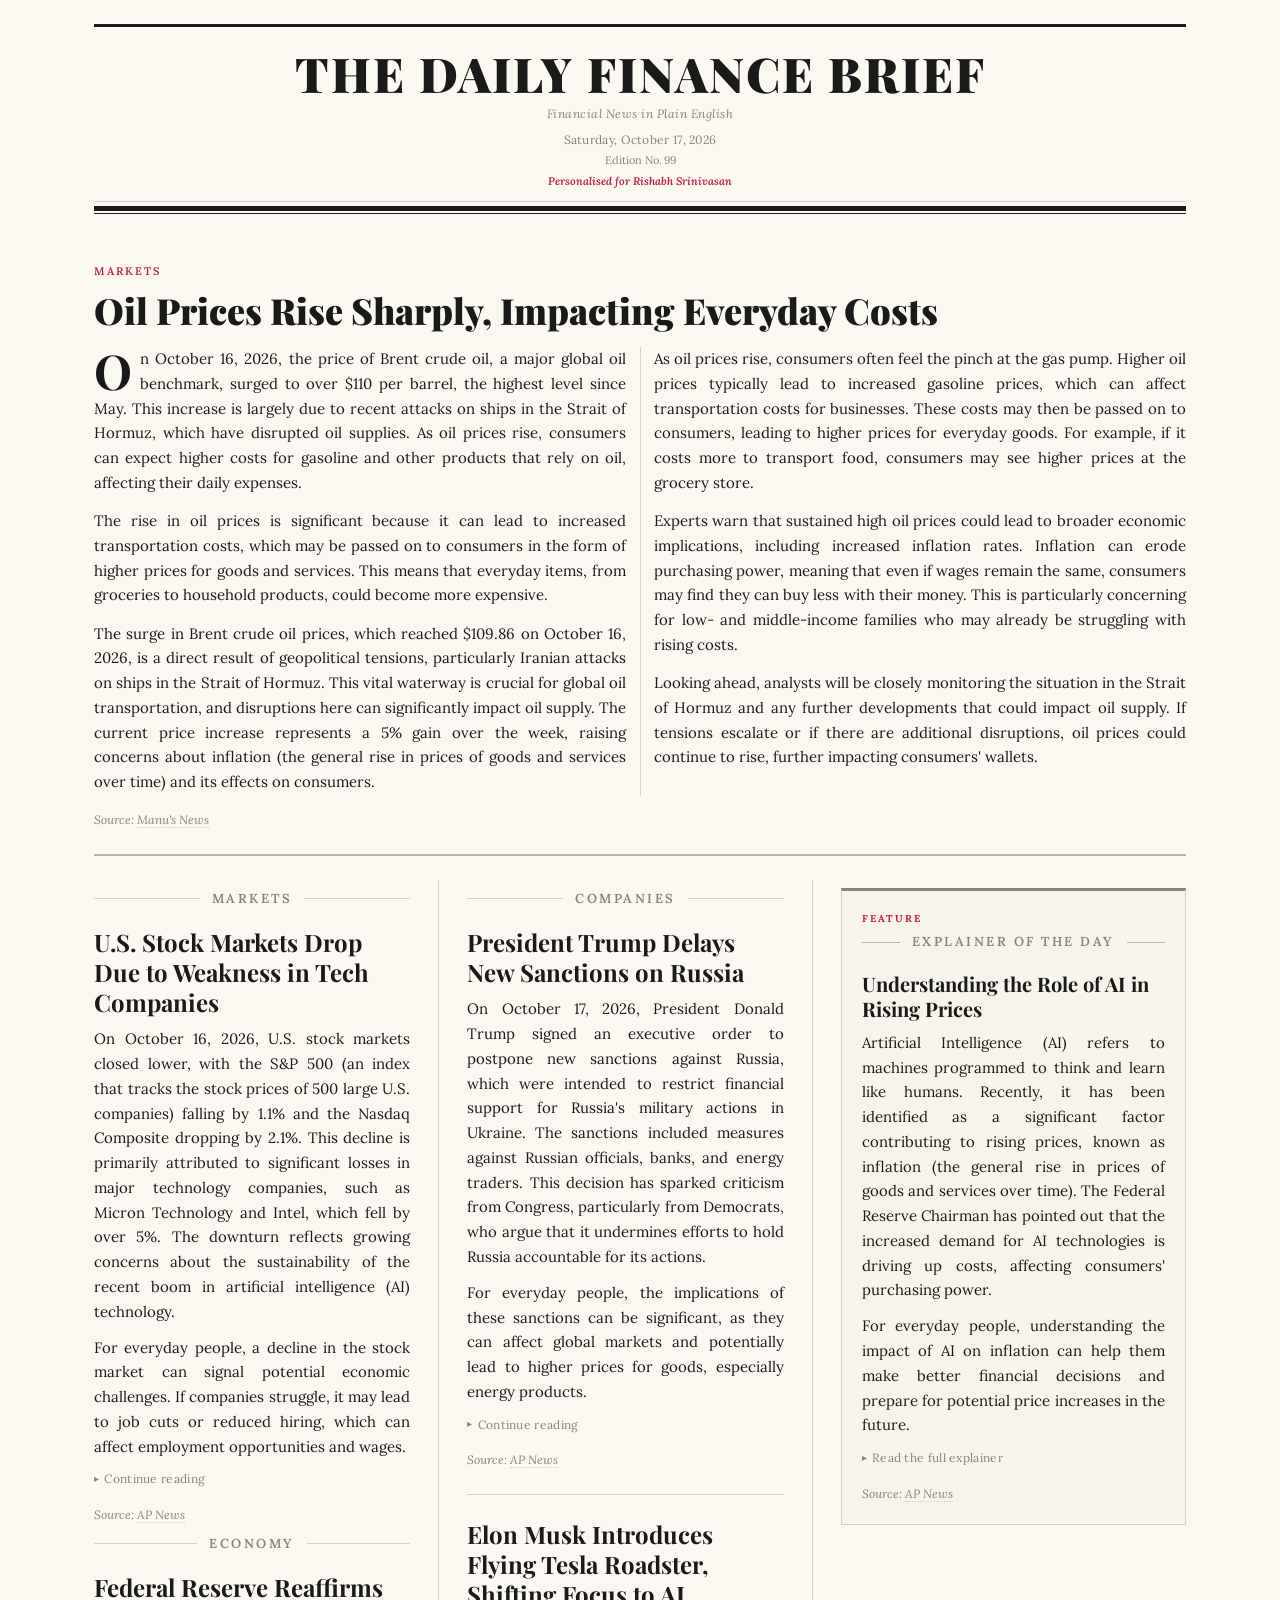
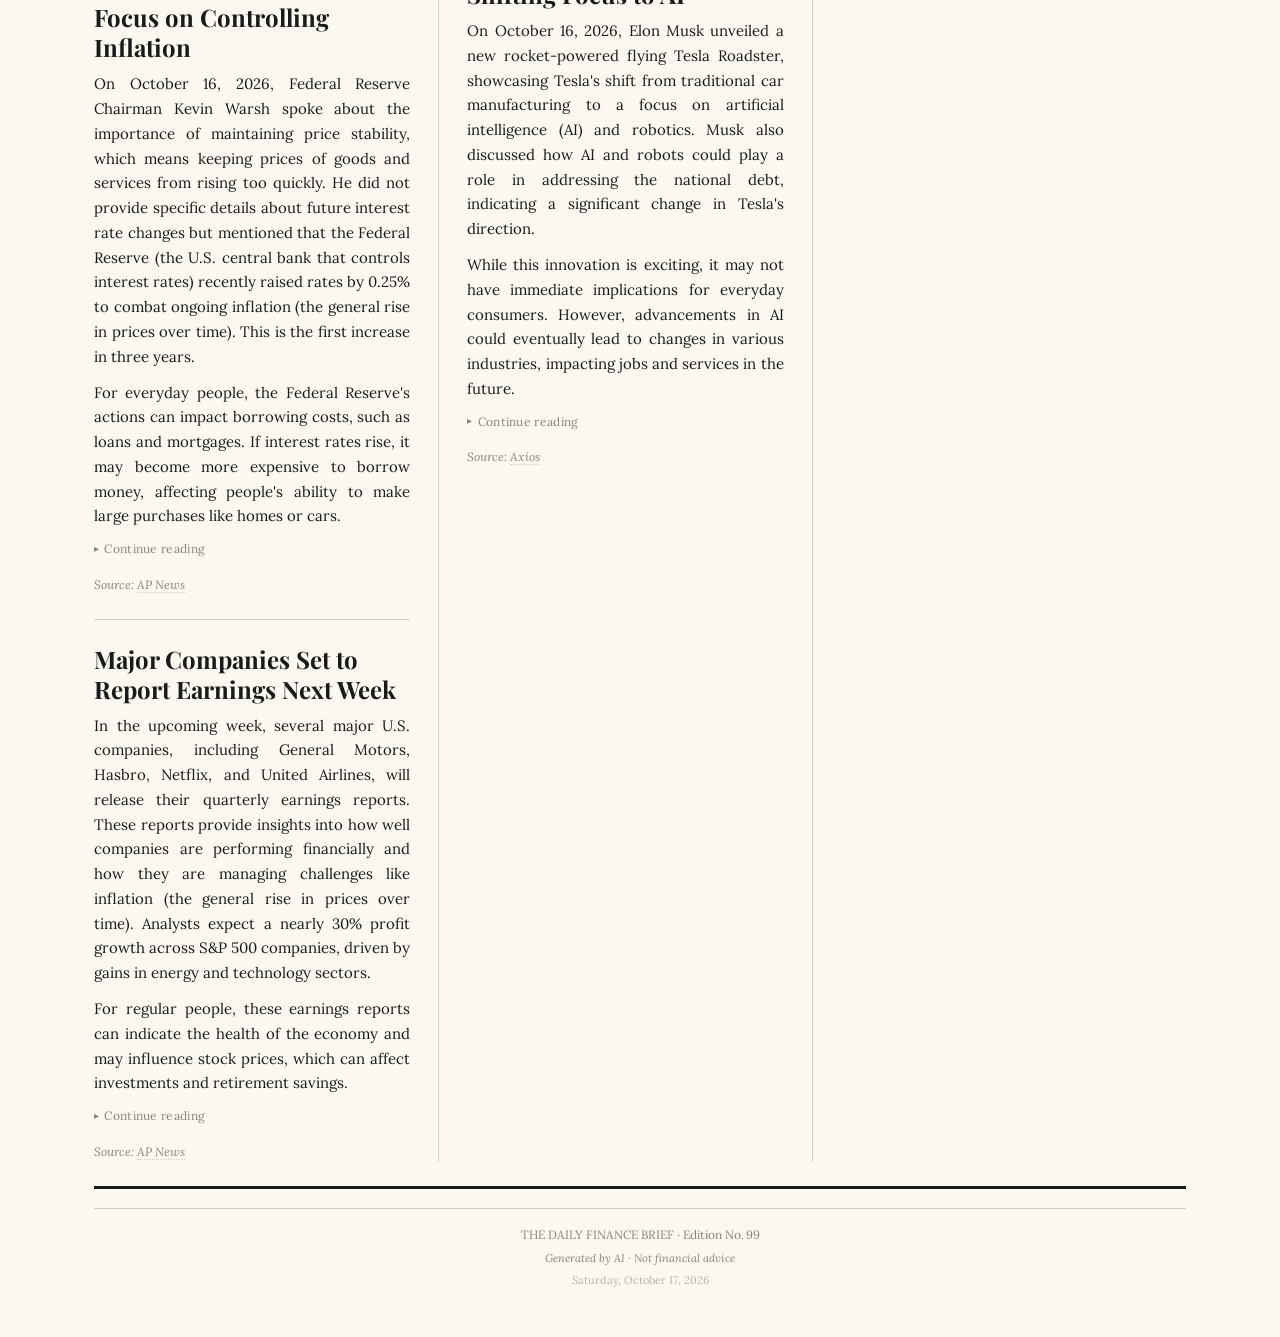
<file: index.html>
<!DOCTYPE html>
<html lang="en">
<head>
  <meta charset="UTF-8">
  <meta name="viewport" content="width=device-width, initial-scale=1.0">
  <meta name="description" content="THE DAILY FINANCE BRIEF — Financial News in Plain English. Edition 99, Saturday, October 17, 2026.">
  <meta name="robots" content="noindex, nofollow">
  <title>THE DAILY FINANCE BRIEF — Saturday, October 17, 2026</title>

  <!-- Google Fonts -->
  <link rel="preconnect" href="https://fonts.googleapis.com">
  <link rel="preconnect" href="https://fonts.gstatic.com" crossorigin>
  <link href="https://fonts.googleapis.com/css2?family=Playfair+Display:ital,wght@0,400;0,700;0,900;1,400;1,700&family=Lora:ital,wght@0,400;0,500;0,600;0,700;1,400;1,500&display=swap" rel="stylesheet">

  <!-- Newspaper Stylesheet -->
  <link rel="stylesheet" href="styles.css">
</head>
<body>

<div class="newspaper">

  <!-- ================================================================== -->
  <!-- MASTHEAD                                                            -->
  <!-- ================================================================== -->
  <header class="masthead">
    <div class="masthead__name">THE DAILY FINANCE BRIEF</div>
    <div class="masthead__tagline">Financial News in Plain English</div>
    <div class="masthead__dateline">Saturday, October 17, 2026</div>
    <div class="masthead__edition">Edition No.&thinsp;99</div>
    <div class="masthead__personalised">Personalised for Rishabh Srinivasan</div>
  </header>
  <hr class="masthead-rule">

  <!-- ================================================================== -->
  <!-- LEAD STORY                                                          -->
  <!-- ================================================================== -->
  <article class="lead-story">
    <div class="lead-story__category">MARKETS</div>
    <h1 class="lead-story__headline">Oil Prices Rise Sharply, Impacting Everyday Costs</h1>
    <div class="lead-story__body">
      <p>On October 16, 2026, the price of Brent crude oil, a major global oil benchmark, surged to over $110 per barrel, the highest level since May. This increase is largely due to recent attacks on ships in the Strait of Hormuz, which have disrupted oil supplies. As oil prices rise, consumers can expect higher costs for gasoline and other products that rely on oil, affecting their daily expenses.</p><p>The rise in oil prices is significant because it can lead to increased transportation costs, which may be passed on to consumers in the form of higher prices for goods and services. This means that everyday items, from groceries to household products, could become more expensive.</p>
      <p>The surge in Brent crude oil prices, which reached $109.86 on October 16, 2026, is a direct result of geopolitical tensions, particularly Iranian attacks on ships in the Strait of Hormuz. This vital waterway is crucial for global oil transportation, and disruptions here can significantly impact oil supply. The current price increase represents a 5% gain over the week, raising concerns about inflation (the general rise in prices of goods and services over time) and its effects on consumers.</p><p>As oil prices rise, consumers often feel the pinch at the gas pump. Higher oil prices typically lead to increased gasoline prices, which can affect transportation costs for businesses. These costs may then be passed on to consumers, leading to higher prices for everyday goods. For example, if it costs more to transport food, consumers may see higher prices at the grocery store.</p><p>Experts warn that sustained high oil prices could lead to broader economic implications, including increased inflation rates. Inflation can erode purchasing power, meaning that even if wages remain the same, consumers may find they can buy less with their money. This is particularly concerning for low- and middle-income families who may already be struggling with rising costs.</p><p>Looking ahead, analysts will be closely monitoring the situation in the Strait of Hormuz and any further developments that could impact oil supply. If tensions escalate or if there are additional disruptions, oil prices could continue to rise, further impacting consumers' wallets.</p>
    </div>
    <div class="lead-story__source">
      Source: <a href="https://ecolin.fr/weekly-financial-news-october-17-2026/" target="_blank" rel="noopener noreferrer">Manu's News</a>
    </div>
  </article>

  <!-- ================================================================== -->
  <!-- SECTION GRID                                                        -->
  <!-- ================================================================== -->
  <div class="section-grid">

    <!-- ---- Column 1: Markets + Economy ----- -->
    <div class="section-column">

      
      <div class="section-block">
        <div class="section-header">
          <span class="section-header__title">Markets</span>
        </div>
        
        <article class="story">
          <h2 class="story__headline">U.S. Stock Markets Drop Due to Weakness in Tech Companies</h2>
          <div class="story__summary"><p>On October 16, 2026, U.S. stock markets closed lower, with the S&P 500 (an index that tracks the stock prices of 500 large U.S. companies) falling by 1.1% and the Nasdaq Composite dropping by 2.1%. This decline is primarily attributed to significant losses in major technology companies, such as Micron Technology and Intel, which fell by over 5%. The downturn reflects growing concerns about the sustainability of the recent boom in artificial intelligence (AI) technology.</p><p>For everyday people, a decline in the stock market can signal potential economic challenges. If companies struggle, it may lead to job cuts or reduced hiring, which can affect employment opportunities and wages.</p></div>
          <details>
            <summary>Continue reading</summary>
            <div class="story__deep-dive"><p>On October 16, 2026, U.S. stock markets experienced a notable decline, with the S&P 500 falling to 7,659.44 and the Nasdaq Composite dropping to 26,140.03. This marked the worst performance for both indexes since June. The Dow Jones Industrial Average, which tracks 30 large companies, saw a smaller decline of 0.3%. The primary driver of this downturn was weakness in the technology sector, particularly among major companies like Micron Technology and Intel, which saw their stock prices drop by 5.6% and 5.8%, respectively.</p><p>The technology sector has been a significant contributor to the stock market's overall performance in recent years, largely due to the rapid growth of AI technologies. However, recent concerns about the sustainability of this growth have led to increased volatility in tech stocks. Investors are worried that the rapid expansion of AI may not be able to maintain its pace, leading to potential financial losses for these companies.</p><p>For ordinary people, fluctuations in the stock market can have real-world implications. Many individuals invest in stocks through retirement accounts or other investment vehicles, and a decline in stock prices can directly impact their savings and future financial security. Additionally, if companies face financial difficulties, it may lead to job cuts or hiring freezes, affecting employment opportunities and wages.</p><p>Experts suggest that while market fluctuations are a normal part of investing, it is essential for individuals to stay informed about the broader economic landscape. Understanding the factors driving market changes can help investors make more informed decisions about their portfolios. In the coming weeks, analysts will be watching closely to see if the technology sector can recover or if further declines are on the horizon.</p></div>
          </details>
          <div class="story__source">
            Source: <a href="https://apnews.com/article/c27809783ae3230b44c26e5ee4bea056" target="_blank" rel="noopener noreferrer">AP News</a>
          </div>
        </article>
        
      </div>
      

      
      <div class="section-block">
        <div class="section-header">
          <span class="section-header__title">Economy</span>
        </div>
        
        <article class="story">
          <h2 class="story__headline">Federal Reserve Reaffirms Focus on Controlling Inflation</h2>
          <div class="story__summary"><p>On October 16, 2026, Federal Reserve Chairman Kevin Warsh spoke about the importance of maintaining price stability, which means keeping prices of goods and services from rising too quickly. He did not provide specific details about future interest rate changes but mentioned that the Federal Reserve (the U.S. central bank that controls interest rates) recently raised rates by 0.25% to combat ongoing inflation (the general rise in prices over time). This is the first increase in three years.</p><p>For everyday people, the Federal Reserve's actions can impact borrowing costs, such as loans and mortgages. If interest rates rise, it may become more expensive to borrow money, affecting people's ability to make large purchases like homes or cars.</p></div>
          <details>
            <summary>Continue reading</summary>
            <div class="story__deep-dive"><p>On October 16, 2026, Federal Reserve Chairman Kevin Warsh addressed financial leaders in Bangkok, emphasizing the central bank's commitment to maintaining price stability. Price stability refers to the goal of keeping inflation (the general rise in prices of goods and services over time) in check, ensuring that consumers can afford everyday goods without significant price increases. Warsh's comments come at a time when inflation has been a growing concern for many Americans, affecting their purchasing power and overall economic well-being.</p><p>In September, the Federal Reserve raised interest rates by 0.25%, marking its first increase in three years. Interest rates are the cost of borrowing money, and when they rise, it becomes more expensive for consumers to take out loans for homes, cars, and other major purchases. This increase was part of the Fed's strategy to combat persistent inflation, which has been driven by various factors, including supply chain disruptions and increased demand for goods.</p><p>For ordinary people, the Federal Reserve's decisions on interest rates can have a direct impact on their financial lives. Higher interest rates can lead to increased monthly payments on loans and mortgages, making it more challenging for families to manage their budgets. Conversely, if the Fed lowers interest rates, borrowing becomes cheaper, potentially stimulating economic growth.</p><p>Experts are closely monitoring the Fed's actions and the ongoing inflation situation. If inflation continues to rise, the Fed may need to implement further interest rate hikes to stabilize prices. This could create a cycle where consumers face higher costs while also dealing with increased borrowing expenses. Understanding the Fed's role in the economy is crucial for individuals as they navigate their financial decisions.</p><p>Looking ahead, the Federal Reserve will hold meetings in October and December to discuss future interest rate policies. These decisions will be closely watched by economists and financial analysts, as they will have significant implications for the economy and consumers' financial well-being.</p></div>
          </details>
          <div class="story__source">
            Source: <a href="https://apnews.com/article/4c80750c113a82a464a46f58a4fdab43" target="_blank" rel="noopener noreferrer">AP News</a>
          </div>
        </article>
        
        <article class="story">
          <h2 class="story__headline">Major Companies Set to Report Earnings Next Week</h2>
          <div class="story__summary"><p>In the upcoming week, several major U.S. companies, including General Motors, Hasbro, Netflix, and United Airlines, will release their quarterly earnings reports. These reports provide insights into how well companies are performing financially and how they are managing challenges like inflation (the general rise in prices over time). Analysts expect a nearly 30% profit growth across S&P 500 companies, driven by gains in energy and technology sectors.</p><p>For regular people, these earnings reports can indicate the health of the economy and may influence stock prices, which can affect investments and retirement savings.</p></div>
          <details>
            <summary>Continue reading</summary>
            <div class="story__deep-dive"><p>Next week, U.S. financial markets are gearing up for significant developments as major companies prepare to release their quarterly earnings reports. Companies like General Motors, Hasbro, Netflix, and United Airlines will provide updates on their financial performance, which is crucial for investors and analysts alike. These earnings reports are essential because they reveal how well companies are managing their operations and adapting to economic challenges, such as inflation (the general rise in prices of goods and services over time).</p><p>Analysts are optimistic, predicting nearly 30% profit growth across S&P 500 companies, which is an index that tracks the stock prices of 500 large U.S. companies. This growth is expected to be driven by strong performance in the energy and technology sectors, which have been resilient despite ongoing economic pressures. Positive earnings can boost investor confidence and lead to higher stock prices, benefiting those who have investments in these companies.</p><p>For everyday people, the outcomes of these earnings reports can have real implications. If companies report strong profits, it may lead to increased stock prices, which can positively impact retirement accounts and other investments. Conversely, if companies report disappointing earnings, it could lead to a decline in stock prices, affecting the financial security of many individuals.</p><p>Furthermore, these earnings reports can provide insights into consumer behavior and spending trends. For example, if a company like Hasbro reports strong sales, it may indicate that consumers are willing to spend money on entertainment and leisure products, which can be a positive sign for the economy. On the other hand, weak earnings from companies like United Airlines could suggest that consumers are cutting back on travel expenses, reflecting broader economic concerns.</p><p>As the earnings reports are released, analysts will be closely watching the reactions in the stock market. Investors will be looking for signs of economic recovery or potential challenges ahead. Understanding these earnings reports can help individuals make informed decisions about their investments and financial planning.</p></div>
          </details>
          <div class="story__source">
            Source: <a href="https://apnews.com/article/3982e18ed2061f793aa921b6addade05" target="_blank" rel="noopener noreferrer">AP News</a>
          </div>
        </article>
        
      </div>
      

    </div>

    <!-- ---- Column 2: Companies ------------- -->
    <div class="section-column">

      
      <div class="section-block">
        <div class="section-header">
          <span class="section-header__title">Companies</span>
        </div>
        
        <article class="story">
          <h2 class="story__headline">President Trump Delays New Sanctions on Russia</h2>
          <div class="story__summary"><p>On October 17, 2026, President Donald Trump signed an executive order to postpone new sanctions against Russia, which were intended to restrict financial support for Russia's military actions in Ukraine. The sanctions included measures against Russian officials, banks, and energy traders. This decision has sparked criticism from Congress, particularly from Democrats, who argue that it undermines efforts to hold Russia accountable for its actions.</p><p>For everyday people, the implications of these sanctions can be significant, as they can affect global markets and potentially lead to higher prices for goods, especially energy products.</p></div>
          <details>
            <summary>Continue reading</summary>
            <div class="story__deep-dive"><p>On October 17, 2026, President Donald Trump took a controversial step by signing an executive order to delay the implementation of new sanctions targeting Russia. These sanctions were designed to cut off financial support for Russia's military efforts in Ukraine and included measures against Russian officials, banks, and energy traders. The decision to delay has drawn significant criticism from Congress, particularly from Democrats, who argue that it undermines the United States' commitment to holding Russia accountable for its actions.</p><p>Sanctions are penalties imposed by one country on another to influence behavior, and in this case, they were intended to restrict Russia's ability to finance its military operations. The delay in implementing these sanctions raises concerns about the potential consequences for global markets, particularly in the energy sector. If sanctions are not enforced, it could lead to increased stability in oil prices, which can affect consumers directly.</p><p>For ordinary people, the implications of these sanctions can be far-reaching. If sanctions are implemented, it could lead to higher prices for energy products like gasoline and heating oil, as reduced supply from Russia would drive up costs. Conversely, delaying sanctions may keep prices stable in the short term, but it could also send a message to other countries about the effectiveness of U.S. foreign policy.</p><p>Experts suggest that the decision to delay sanctions could create uncertainty in global markets. Investors may react to the news, leading to fluctuations in stock prices and potentially impacting retirement accounts and investments. Additionally, if energy prices rise due to geopolitical tensions, consumers may face higher costs for everyday goods and services.</p><p>As the situation evolves, it will be essential for individuals to stay informed about how these developments may impact their financial lives. Understanding the connection between international relations and local economies can help consumers make better financial decisions.</p></div>
          </details>
          <div class="story__source">
            Source: <a href="https://apnews.com/article/e50c561ab805883bb4e484c092d8fadd" target="_blank" rel="noopener noreferrer">AP News</a>
          </div>
        </article>
        
        <article class="story">
          <h2 class="story__headline">Elon Musk Introduces Flying Tesla Roadster, Shifting Focus to AI</h2>
          <div class="story__summary"><p>On October 16, 2026, Elon Musk unveiled a new rocket-powered flying Tesla Roadster, showcasing Tesla's shift from traditional car manufacturing to a focus on artificial intelligence (AI) and robotics. Musk also discussed how AI and robots could play a role in addressing the national debt, indicating a significant change in Tesla's direction.</p><p>While this innovation is exciting, it may not have immediate implications for everyday consumers. However, advancements in AI could eventually lead to changes in various industries, impacting jobs and services in the future.</p></div>
          <details>
            <summary>Continue reading</summary>
            <div class="story__deep-dive"><p>On October 16, 2026, Elon Musk made headlines by unveiling a rocket-powered flying Tesla Roadster, a bold move that signals Tesla's shift from traditional car manufacturing to a focus on artificial intelligence (AI) and robotics. This announcement comes at a time when the automotive industry is rapidly evolving, with companies exploring new technologies to enhance vehicle performance and functionality.</p><p>The flying Tesla Roadster represents a significant leap in automotive innovation, showcasing Musk's vision for the future of transportation. However, while the introduction of such a vehicle is exciting, it may not have immediate implications for everyday consumers. The technology behind flying cars is still in its infancy, and widespread adoption is likely years away.</p><p>In addition to the flying Roadster, Musk discussed the potential role of AI and robots in addressing the national debt, suggesting that these technologies could help improve efficiency and reduce costs in various sectors. This perspective highlights the growing importance of AI in shaping the future economy and its potential to transform industries.</p><p>For consumers, advancements in AI could eventually lead to changes in various industries, impacting jobs and services. As companies increasingly adopt AI technologies, there may be shifts in the job market, with some roles becoming obsolete while new opportunities arise. This transition could require workers to adapt to new skill sets and training.</p><p>While the unveiling of the flying Tesla Roadster is an exciting development, it is essential for consumers to remain informed about the broader implications of AI advancements. As technology continues to evolve, understanding how these changes may affect daily life and the economy will be crucial for individuals and families.</p></div>
          </details>
          <div class="story__source">
            Source: <a href="https://www.axios.com/newsletters/axios-am-045ff9f8-09fb-496d-9127-4068091fbea5" target="_blank" rel="noopener noreferrer">Axios</a>
          </div>
        </article>
        
      </div>
      

    </div>

    <!-- ---- Column 3: Explainer ------------- -->
    <div class="section-column section-column--explainer">

      
      <div class="explainer-box">
        <div class="explainer-label">Feature</div>
        <div class="section-header">
          <span class="section-header__title">Explainer of the Day</span>
        </div>
        
        <article class="story">
          <h2 class="story__headline">Understanding the Role of AI in Rising Prices</h2>
          <div class="story__summary"><p>Artificial Intelligence (AI) refers to machines programmed to think and learn like humans. Recently, it has been identified as a significant factor contributing to rising prices, known as inflation (the general rise in prices of goods and services over time). The Federal Reserve Chairman has pointed out that the increased demand for AI technologies is driving up costs, affecting consumers' purchasing power.</p><p>For everyday people, understanding the impact of AI on inflation can help them make better financial decisions and prepare for potential price increases in the future.</p></div>
          <details>
            <summary>Read the full explainer</summary>
            <div class="story__deep-dive"><p>Artificial Intelligence (AI) is a term used to describe machines that are designed to think and learn like humans. In recent discussions about the economy, AI has emerged as a significant factor contributing to rising prices, a phenomenon known as inflation (the general rise in prices of goods and services over time). The Federal Reserve Chairman, Kevin Warsh, has highlighted the role of AI in driving up costs, particularly due to increased demand for specialized hardware and software.</p><p>The integration of AI technologies across various sectors has led to a surge in demand for these products, which in turn drives up prices. As companies invest in AI to improve efficiency and productivity, the costs associated with developing and implementing these technologies can contribute to overall inflation. This means that consumers may face higher prices for goods and services as businesses pass on these costs.</p><p>For everyday people, understanding the connection between AI and inflation is crucial for making informed financial decisions. As prices rise, consumers may need to adjust their budgets and spending habits to accommodate higher costs. Being aware of these trends can help individuals prepare for potential price increases in the future.</p><p>Moreover, the ongoing advancements in AI technology may lead to changes in the job market, as some roles may become obsolete while new opportunities arise. This shift could require workers to adapt to new skills and training to remain competitive in the evolving job landscape.</p><p>As AI continues to play a more prominent role in the economy, individuals should stay informed about how these developments may impact their financial lives. Understanding the implications of AI on inflation and the economy can empower consumers to make better choices and navigate potential challenges ahead.</p></div>
          </details>
          <div class="story__source">
            Source: <a href="https://apnews.com/article/4c80750c113a82a464a46f58a4fdab43" target="_blank" rel="noopener noreferrer">AP News</a>
          </div>
        </article>
        
      </div>
      

    </div>

  </div>

  <!-- ================================================================== -->
  <!-- FOOTER                                                              -->
  <!-- ================================================================== -->
  <footer class="newspaper-footer">
    <div class="footer__edition">THE DAILY FINANCE BRIEF &middot; Edition No.&thinsp;99</div>
    <div class="footer__disclaimer">Generated by AI · Not financial advice</div>
    <div class="footer__date">Saturday, October 17, 2026</div>
  </footer>

</div>

</body>
</html>
</file>
<file: styles.css>
/* ==========================================================================
   THE DAILY FINANCE BRIEF — Design System
   A Wall Street Journal–inspired newspaper stylesheet
   ========================================================================== */

/* --- Google Fonts -------------------------------------------------------- */
@import url('https://fonts.googleapis.com/css2?family=Playfair+Display:ital,wght@0,400;0,700;0,900;1,400;1,700&family=Lora:ital,wght@0,400;0,500;0,600;0,700;1,400;1,500&display=swap');

/* --- Custom Properties --------------------------------------------------- */
:root {
  /* Palette */
  --color-bg:          #faf8f0;
  --color-bg-alt:      #f3f0e4;
  --color-text:        #1a1a1a;
  --color-text-muted:  #4a4a4a;
  --color-rule:        #d4d0c8;
  --color-rule-dark:   #b8b4aa;
  --color-section:     #8b8378;
  --color-accent:      #c41e3a;
  --color-link:        #1a1a1a;
  --color-link-hover:  #c41e3a;
  --color-explainer:   #f7f5eb;

  /* Typography */
  --font-display:      'Playfair Display', Georgia, 'Times New Roman', serif;
  --font-body:         'Lora', Georgia, 'Times New Roman', serif;
  --font-ui:           'Lora', Georgia, serif;

  /* Sizes */
  --size-masthead:     48px;
  --size-lead-hl:      36px;
  --size-headline:     24px;
  --size-sub-headline: 18px;
  --size-section-hdr:  13px;
  --size-body:         15px;
  --size-small:        12px;
  --size-byline:       12px;

  /* Spacing */
  --gap-column:        28px;
  --gap-section:       24px;
  --page-max-width:    1140px;
  --page-padding:      24px;

  /* Rules */
  --rule-thin:         1px solid var(--color-rule);
  --rule-medium:       2px solid var(--color-rule-dark);
  --rule-accent:       3px solid var(--color-text);
}

/* --- Reset & Base -------------------------------------------------------- */
*,
*::before,
*::after {
  box-sizing: border-box;
  margin: 0;
  padding: 0;
}

html {
  font-size: 16px;
  -webkit-font-smoothing: antialiased;
  -moz-osx-font-smoothing: grayscale;
}

body {
  font-family: var(--font-body);
  font-size: var(--size-body);
  line-height: 1.65;
  color: var(--color-text);
  background-color: var(--color-bg);
}

a {
  color: var(--color-link);
  text-decoration: none;
  border-bottom: 1px solid transparent;
  transition: border-color 0.2s ease, color 0.2s ease;
}

a:hover {
  color: var(--color-link-hover);
  border-bottom-color: var(--color-link-hover);
}

img {
  max-width: 100%;
  height: auto;
}

/* --- Page Container ------------------------------------------------------ */
.newspaper {
  max-width: var(--page-max-width);
  margin: 0 auto;
  padding: var(--page-padding);
}

/* ==========================================================================
   MASTHEAD
   ========================================================================== */
.masthead {
  text-align: center;
  padding: 20px 0 16px;
  border-top: var(--rule-accent);
  border-bottom: var(--rule-accent);
  margin-bottom: 0;
  position: relative;
}

/* Thin inner rule just inside the thick top border */
.masthead::after {
  content: '';
  display: block;
  position: absolute;
  bottom: 4px;
  left: 0;
  right: 0;
  border-bottom: var(--rule-thin);
}

.masthead__name {
  font-family: var(--font-display);
  font-size: var(--size-masthead);
  font-weight: 900;
  letter-spacing: 2px;
  line-height: 1.1;
  color: var(--color-text);
  margin-bottom: 4px;
}

.masthead__tagline {
  font-family: var(--font-body);
  font-size: var(--size-small);
  font-style: italic;
  color: var(--color-section);
  letter-spacing: 0.5px;
  margin-bottom: 6px;
}

.masthead__dateline {
  font-family: var(--font-body);
  font-size: var(--size-small);
  color: var(--color-section);
  letter-spacing: 0.3px;
}

.masthead__edition {
  font-family: var(--font-body);
  font-size: 11px;
  color: var(--color-section);
  margin-top: 2px;
}

.masthead__personalised {
  font-family: var(--font-body);
  font-size: 11px;
  font-style: italic;
  font-weight: 600;
  color: var(--color-accent);
  margin-top: 2px;
}

/* Double rule below masthead */
.masthead-rule {
  border: none;
  border-top: 2px solid var(--color-text);
  border-bottom: 1px solid var(--color-text);
  height: 5px;
  margin: 0 0 var(--gap-section) 0;
}

/* ==========================================================================
   LEAD STORY (full-width hero)
   ========================================================================== */
.lead-story {
  padding: var(--gap-section) 0;
  border-bottom: var(--rule-medium);
  margin-bottom: var(--gap-section);
}

.lead-story__category {
  font-family: var(--font-body);
  font-size: 11px;
  font-weight: 600;
  text-transform: uppercase;
  letter-spacing: 2px;
  color: var(--color-accent);
  margin-bottom: 10px;
}

.lead-story__headline {
  font-family: var(--font-display);
  font-size: var(--size-lead-hl);
  font-weight: 900;
  line-height: 1.15;
  color: var(--color-text);
  margin-bottom: 16px;
  max-width: 85%;
}

.lead-story__body {
  column-count: 2;
  column-gap: var(--gap-column);
  column-rule: var(--rule-thin);
  text-align: justify;
  hyphens: auto;
  -webkit-hyphens: auto;
  -ms-hyphens: auto;
}

.lead-story__body p {
  margin-bottom: 0.9em;
  orphans: 2;
  widows: 2;
}

.lead-story__body p:first-child::first-letter {
  font-family: var(--font-display);
  font-size: 3.2em;
  float: left;
  line-height: 0.8;
  padding-right: 8px;
  padding-top: 4px;
  font-weight: 700;
  color: var(--color-text);
}

.lead-story__source {
  margin-top: 14px;
  font-family: var(--font-body);
  font-size: var(--size-byline);
  color: var(--color-section);
  font-style: italic;
}

.lead-story__source a {
  color: var(--color-section);
  border-bottom: 1px dotted var(--color-rule);
}

.lead-story__source a:hover {
  color: var(--color-accent);
  border-bottom-color: var(--color-accent);
}

/* ==========================================================================
   SECTION GRID
   ========================================================================== */
.section-grid {
  display: grid;
  grid-template-columns: 1fr 1fr 1fr;
  gap: 0 var(--gap-column);
  position: relative;
}

/* Vertical column rules via pseudo-elements on grid children */
.section-grid > .section-column {
  position: relative;
}

.section-grid > .section-column:not(:last-child) {
  border-right: var(--rule-thin);
  padding-right: var(--gap-column);
}

/* --- Section Header ------------------------------------------------------ */
.section-header {
  display: flex;
  align-items: center;
  gap: 12px;
  margin-bottom: 18px;
  margin-top: 8px;
}

.section-header::before,
.section-header::after {
  content: '';
  flex: 1;
  border-top: var(--rule-thin);
}

.section-header__title {
  font-family: var(--font-body);
  font-size: var(--size-section-hdr);
  font-weight: 600;
  text-transform: uppercase;
  letter-spacing: 2.5px;
  color: var(--color-section);
  white-space: nowrap;
  flex-shrink: 0;
}

/* ==========================================================================
   STORY CARDS
   ========================================================================== */
.story {
  margin-bottom: var(--gap-section);
  padding-bottom: var(--gap-section);
  border-bottom: var(--rule-thin);
}

.story:last-child {
  border-bottom: none;
  margin-bottom: 0;
  padding-bottom: 0;
}

.story__headline {
  font-family: var(--font-display);
  font-size: var(--size-headline);
  font-weight: 700;
  line-height: 1.25;
  color: var(--color-text);
  margin-bottom: 10px;
}

.story__summary {
  text-align: justify;
  hyphens: auto;
  -webkit-hyphens: auto;
  -ms-hyphens: auto;
}

.story__summary p {
  margin-bottom: 0.75em;
}

.story__summary p:last-child {
  margin-bottom: 0;
}

.story__deep-dive {
  text-align: justify;
  hyphens: auto;
  -webkit-hyphens: auto;
  -ms-hyphens: auto;
  margin-top: 12px;
  padding-top: 12px;
  border-top: 1px dashed var(--color-rule);
}

.story__deep-dive p {
  margin-bottom: 0.75em;
}

.story__deep-dive p:last-child {
  margin-bottom: 0;
}

.story__source {
  margin-top: 10px;
  font-family: var(--font-body);
  font-size: var(--size-byline);
  color: var(--color-section);
  font-style: italic;
}

.story__source a {
  color: var(--color-section);
  border-bottom: 1px dotted var(--color-rule);
}

.story__source a:hover {
  color: var(--color-accent);
}

/* ==========================================================================
   DETAILS / SUMMARY (expand-collapse)
   ========================================================================== */
.story details {
  margin-top: 4px;
}

.story details summary {
  cursor: pointer;
  list-style: none;
  font-family: var(--font-body);
  font-size: var(--size-small);
  color: var(--color-section);
  letter-spacing: 0.3px;
  padding: 6px 0;
  transition: color 0.2s ease;
  user-select: none;
  display: flex;
  align-items: center;
  gap: 5px;
}

.story details summary::-webkit-details-marker {
  display: none;
}

.story details summary::before {
  content: '▸';
  display: inline-block;
  font-size: 10px;
  transition: transform 0.25s ease;
  color: var(--color-section);
}

.story details[open] summary::before {
  transform: rotate(90deg);
}

.story details summary:hover {
  color: var(--color-accent);
}

.story details summary:hover::before {
  color: var(--color-accent);
}

/* Smooth expand animation */
.story details .story__deep-dive {
  overflow: hidden;
  animation: slideDown 0.3s ease-out;
}

@keyframes slideDown {
  from {
    opacity: 0;
    max-height: 0;
    transform: translateY(-4px);
  }
  to {
    opacity: 1;
    max-height: 2000px;
    transform: translateY(0);
  }
}

/* ==========================================================================
   EXPLAINER BOX (special sidebar treatment)
   ========================================================================== */
.explainer-box {
  background-color: var(--color-explainer);
  border: 1px solid var(--color-rule);
  border-top: 3px solid var(--color-section);
  padding: 20px;
  margin-top: 8px;
}

.explainer-box .section-header {
  margin-top: 0;
}

.explainer-box .section-header::before,
.explainer-box .section-header::after {
  border-top-color: var(--color-rule-dark);
}

.explainer-box .story {
  border-bottom: none;
  padding-bottom: 0;
  margin-bottom: 0;
}

.explainer-box .story__headline {
  font-size: 20px;
}

.explainer-label {
  font-family: var(--font-body);
  font-size: 10px;
  font-weight: 700;
  text-transform: uppercase;
  letter-spacing: 2px;
  color: var(--color-accent);
  margin-bottom: 4px;
}

/* ==========================================================================
   FOOTER
   ========================================================================== */
.newspaper-footer {
  margin-top: var(--gap-section);
  padding: 16px 0 24px;
  border-top: var(--rule-accent);
  text-align: center;
}

.newspaper-footer::before {
  content: '';
  display: block;
  border-top: var(--rule-thin);
  margin-bottom: 16px;
  margin-top: 3px;
}

.footer__edition {
  font-family: var(--font-body);
  font-size: var(--size-small);
  color: var(--color-section);
  margin-bottom: 4px;
}

.footer__disclaimer {
  font-family: var(--font-body);
  font-size: 11px;
  color: var(--color-section);
  font-style: italic;
}

.footer__date {
  font-family: var(--font-body);
  font-size: 11px;
  color: var(--color-rule-dark);
  margin-top: 4px;
}

/* ==========================================================================
   RESPONSIVE BREAKPOINTS
   ========================================================================== */

/* Tablet: 2 columns, explainer goes full-width below */
@media (max-width: 900px) {
  :root {
    --size-masthead:  38px;
    --size-lead-hl:   30px;
    --gap-column:     22px;
  }

  .section-grid {
    grid-template-columns: 1fr 1fr;
  }

  /* Explainer column spans full width on tablet */
  .section-column--explainer {
    grid-column: 1 / -1;
    border-right: none !important;
    padding-right: 0 !important;
    border-top: var(--rule-thin);
    padding-top: var(--gap-section);
    margin-top: 8px;
  }

  .lead-story__headline {
    max-width: 100%;
  }
}

/* Mobile: single column */
@media (max-width: 600px) {
  :root {
    --size-masthead:  30px;
    --size-lead-hl:   26px;
    --size-headline:  21px;
    --gap-column:     16px;
    --page-padding:   16px;
  }

  .section-grid {
    grid-template-columns: 1fr;
  }

  .section-grid > .section-column:not(:last-child) {
    border-right: none;
    padding-right: 0;
    border-bottom: var(--rule-thin);
    padding-bottom: var(--gap-section);
    margin-bottom: var(--gap-section);
  }

  .lead-story__body {
    column-count: 1;
  }

  .lead-story__headline {
    max-width: 100%;
  }

  .lead-story__body p:first-child::first-letter {
    font-size: 2.6em;
  }

  /* Mobile reading usability enhancements */
  .story details summary {
    padding: 10px 14px;
    background-color: var(--color-bg-alt);
    border: 1px solid var(--color-rule);
    border-radius: 3px;
    display: inline-flex;
    margin-top: 10px;
    font-weight: 500;
  }

  .story details[open] summary {
    margin-bottom: 12px;
  }
}

/* ==========================================================================
   PRINT STYLES
   ========================================================================== */
@media print {
  body {
    background: #fff;
    font-size: 11pt;
  }

  .newspaper {
    max-width: none;
    padding: 0;
  }

  a {
    color: var(--color-text) !important;
    border-bottom: none !important;
  }

  .story details {
    /* Force open all details for print */
  }

  .story details[open] .story__deep-dive {
    animation: none;
  }

  .newspaper-footer {
    page-break-inside: avoid;
  }

  .lead-story,
  .story {
    page-break-inside: avoid;
  }
}
</file>
